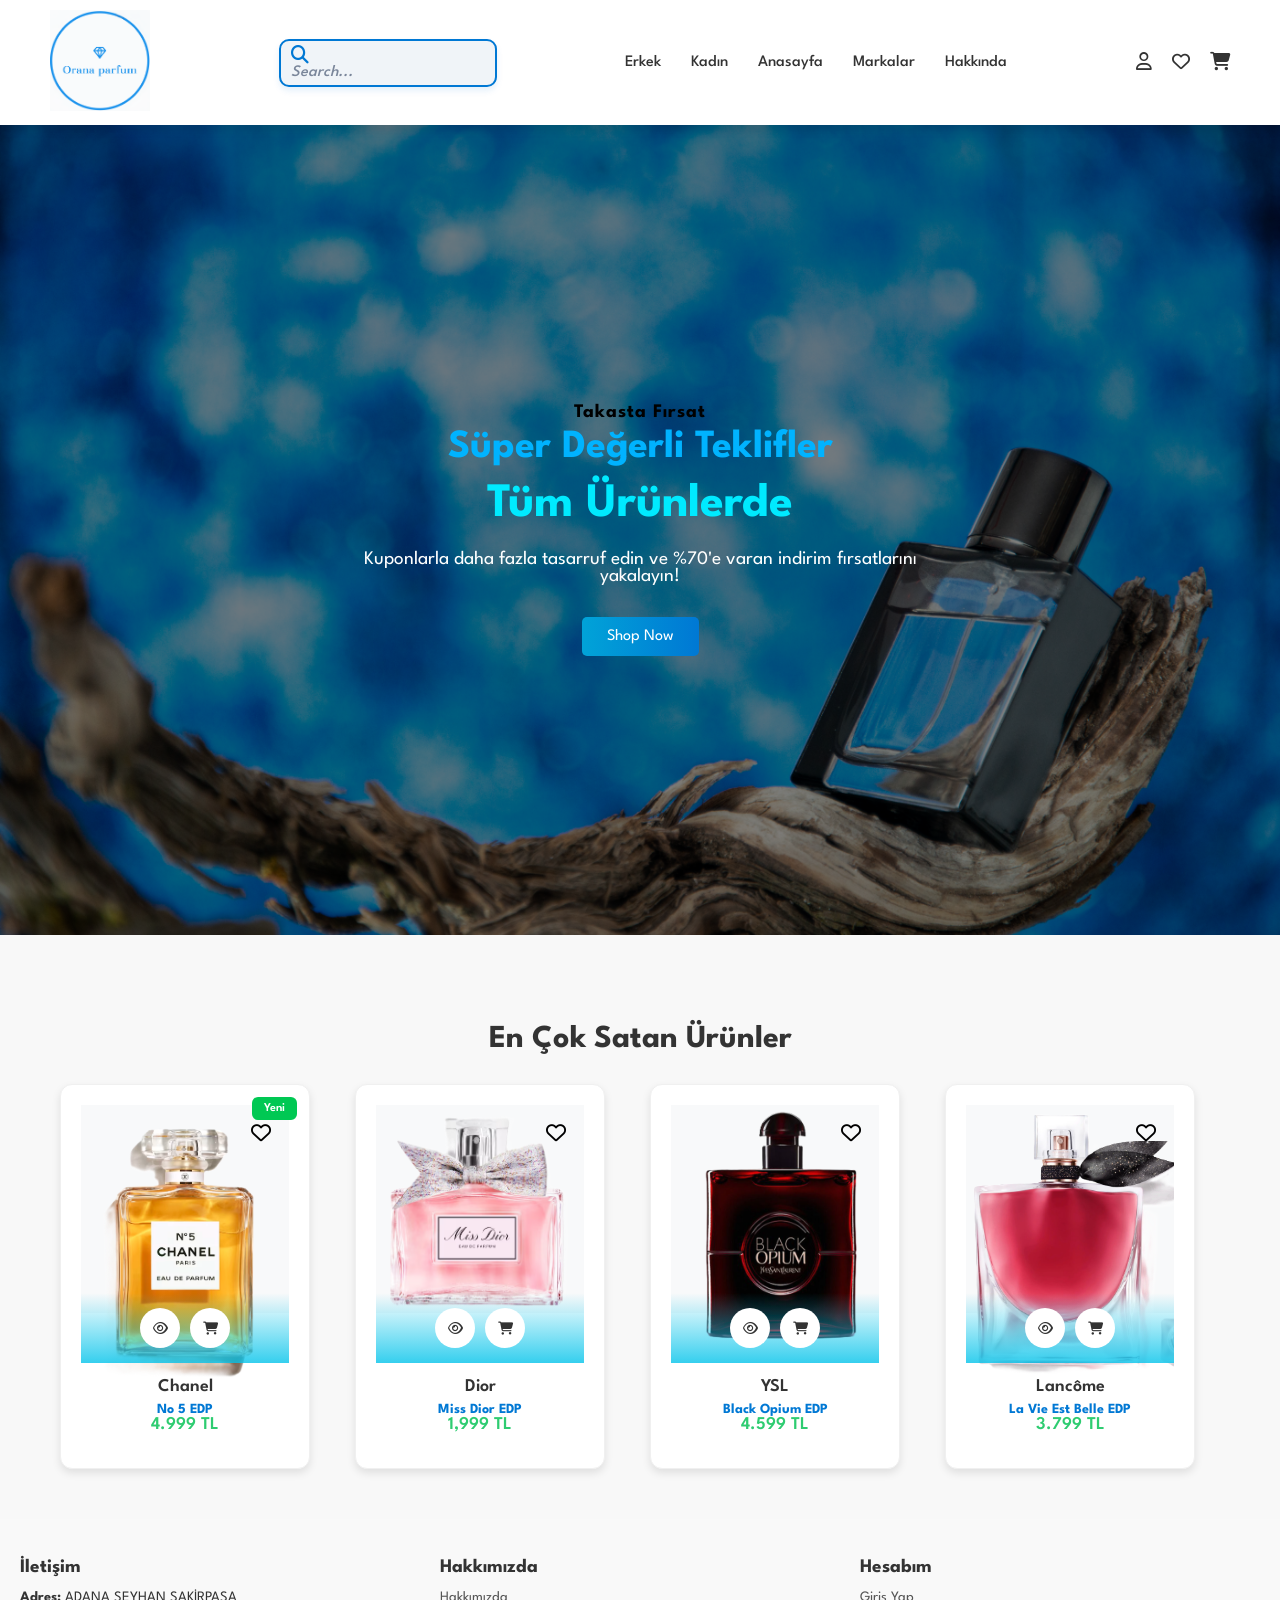
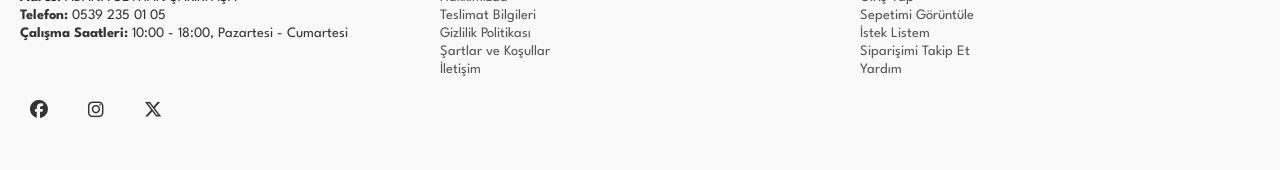
<file: E_Ticaret/E_Ticaret/Ana_Sayfa/Html/index.html>
<!DOCTYPE html>
<html lang="en">
<head>
    <meta charset="UTF-8">
    <meta name="viewport" content="width=device-width, initial-scale=1.0">
    <link rel="stylesheet" href="../Css/style.css">
    <link rel="stylesheet" href="https://cdnjs.cloudflare.com/ajax/libs/font-awesome/6.4.2/css/all.min.css">

    <title>Orana Parfum</title>
    <link rel="icon" href="../img/favicon.png" type="image/png">

</head>
<body>
    <header id="header">
        <a href="index.html" class="logo"> <img src="../img/profile.png" alt="logo"></a>

        <div class="research">
            <form onsubmit="event.preventDefault();">
                <label for="search-input">
                    <i class="fa-solid fa-magnifying-glass"></i>
                </label>
                <input type="text" id="search-input" placeholder="Search...">
            </form>
        </div>

        <nav id="navbar">
            <ul>
                <li><a href="erkek.html">Erkek</a></li>
                <li><a href="Kadin.html">Kadın</a></li>
                <li><a href="../Html/index.html">Anasayfa</a></li>
                <li><a href="markalar.html">Markalar</a></li>
                <li><a href="#Hakkinda">Hakkında</a></li>
            </ul>
        </nav>

        <div id="icons">
            <a href="file:///D:/E_Ticaret/Giris_sayfa/Html/login.html"><i class="fa-regular fa-user"></i></a>
            <!-- dikkat-->
            <a href="favoriler.html"><i class="fa-regular fa-heart"></i></a>
            <a href="Sepete.html"><i class="fa-solid fa-cart-shopping"></i></a>
        </div>
    </header>

    <section class="hero">
        <h4>Takasta Fırsat</h4>
        <h2>Süper Değerli Teklifler</h2>
        <h1>Tüm Ürünlerde</h1>
        <p>Kuponlarla daha fazla tasarruf edin ve %70'e varan indirim fırsatlarını yakalayın!</p>
        <button type="submit" formaction="erkek.html">Shop Now</button>
    </section>


    <!--*** ürünler ***-->
    <section class="products">
        <h2 class="section-title">En Çok Satan Ürünler</h2>

        <div class="products-grid">
            <!-- Ürün Kartı 1 -->
            <div class="product-card" data-product-id="kadin1">
                <div class="product-badge new">Yeni</div>
                <div class="product-image">
                    <img src="../img/No 5 EDP.png" alt="Chanel No 5">
                    <button class="favorite-btn" onclick="addToFavorites('kadin1', 'Chanel No 5', '4.999 TL', '../img/urun.png')">
                        <i class="fa-regular fa-heart heart-icon"></i>
                    </button>
                    <div class="product-actions">
                        <button class="quick-view-btn" aria-label="Hızlı Görünüm">
                            <i class="fa-regular fa-eye"></i>
                        </button>
                        <button class="cart-btn" aria-label="Sepete Ekle">
                            <i class="fa-solid fa-cart-shopping"></i>
                        </button>
                    </div>
                </div>
                <div class="product-info">
                    <h3>Chanel</h3>
                    <p>No 5 EDP</p>
                    <span class="price">4.999 TL</span>
                </div>
            </div>

            <!-- Ürün Kartı 2 -->
            <div class="product-card" data-product-id="kadin2">
                <div class="product-image">
                    <img src="../img/Miss Dior EDP.png" alt="Miss Dior">
                    <button class="favorite-btn" onclick="addToFavorites('kadin2', 'Miss Dior', '1.999 TL', '../img/urun.png')">
                        <i class="fa-regular fa-heart heart-icon"></i>
                    </button>
                    <div class="product-actions">
                        <button class="quick-view-btn" aria-label="Hızlı Görünüm">
                            <i class="fa-regular fa-eye"></i>
                        </button>
                        <button class="cart-btn" aria-label="Sepete Ekle">
                            <i class="fa-solid fa-cart-shopping"></i>
                        </button>
                    </div>
                </div>
                <div class="product-info">
                    <h3>Dior</h3>
                    <p>Miss Dior EDP</p>
                    <span class="price">1,999 TL</span>
                </div>
            </div>

            <!-- Ürün Kartı 3 -->
            <div class="product-card" data-product-id="kadin3">
                <div class="product-image">
                    <img src="../img/Black Opium EDP.png" alt="Black Opium">
                    <button class="favorite-btn" onclick="addToFavorites('kadin3', 'Black Opium', '4.599 TL', '../img/urun.png')">
                        <i class="fa-regular fa-heart heart-icon"></i>
                    </button>
                    <div class="product-actions">
                        <button class="quick-view-btn" aria-label="Hızlı Görünüm">
                            <i class="fa-regular fa-eye"></i>
                        </button>
                        <button class="cart-btn" aria-label="Sepete Ekle">
                            <i class="fa-solid fa-cart-shopping"></i>
                        </button>
                    </div>
                </div>
                <div class="product-info">
                    <h3>YSL</h3>
                    <p>Black Opium EDP</p>
                    <span class="price">4.599 TL</span>
                </div>
            </div>

            <!-- Ürün Kartı 4 -->
            <div class="product-card" data-product-id="kadin4">
                <div class="product-image">
                    <img src="../img/La Vie Est Belle EDP.png" alt="La Vie Est Belle">
                    <button class="favorite-btn" onclick="addToFavorites('kadin4', 'La Vie Est Belle', '3.799 TL', '../img/urun.png')">
                        <i class="fa-regular fa-heart heart-icon"></i>
                    </button>
                    <div class="product-actions">
                        <button class="quick-view-btn" aria-label="Hızlı Görünüm">
                            <i class="fa-regular fa-eye"></i>
                        </button>
                        <button  class="cart-btn" aria-label="Sepete Ekle" >
                            <i class="fa-solid fa-cart-shopping"></i>
                        </button>
                    </div>
                </div>
                <div class="product-info">
                    <h3>Lancôme</h3>
                    <p>La Vie Est Belle EDP</p>
                    <span class="price">3.799 TL</span>
                </div>
            </div>
        </div>
    </section>



    <!-- Hakinda -->
    <footer class="footer" id="Hakkinda">
        <div class="container">
            <div class="footer-section contact">
                <h3>İletişim</h3>
                <p><strong>Adres:</strong> ADANA SEYHAN ŞAKİRPAŞA </p>
                <p><strong>Telefon:</strong> 0539 235 01 05</p>
                <p><strong>Çalışma Saatleri:</strong> 10:00 - 18:00, Pazartesi - Cumartesi</p>
            </div>

            <div class="footer-section about">
                <h3>Hakkımızda</h3>
                <ul>
                    <li><a href="#">Hakkımızda</a></li>
                    <li><a href="#">Teslimat Bilgileri</a></li>
                    <li><a href="#">Gizlilik Politikası</a></li>
                    <li><a href="#">Şartlar ve Koşullar</a></li>
                    <li><a href="#">İletişim</a></li>
                </ul>
            </div>

            <div class="footer-section account">
                <h3>Hesabım</h3>
                <ul>
                    <li><a href="#">Giriş Yap</a></li>
                    <li><a href="#">Sepetimi Görüntüle</a></li>
                    <li><a href="#">İstek Listem</a></li>
                    <li><a href="#">Siparişimi Takip Et</a></li>
                    <li><a href="#">Yardım</a></li>
                </ul>
            </div>
        </div>

        <div class="footer-bottom">
            <div class="social-icons" id="icons">
                <a href="#"><i class="fa-brands fa-facebook"></i></i></a>
                <a href="#"><i class="fa-brands fa-instagram"></i></i></a>
                <a href="#"><i class="fa-brands fa-x-twitter"></i></i></a>
            </div>
        </div>

    </footer>
    <script src="../Js/search.js"></script>
    <script src="../Js/quick-view.js"></script>

</body>
</html>
</file>
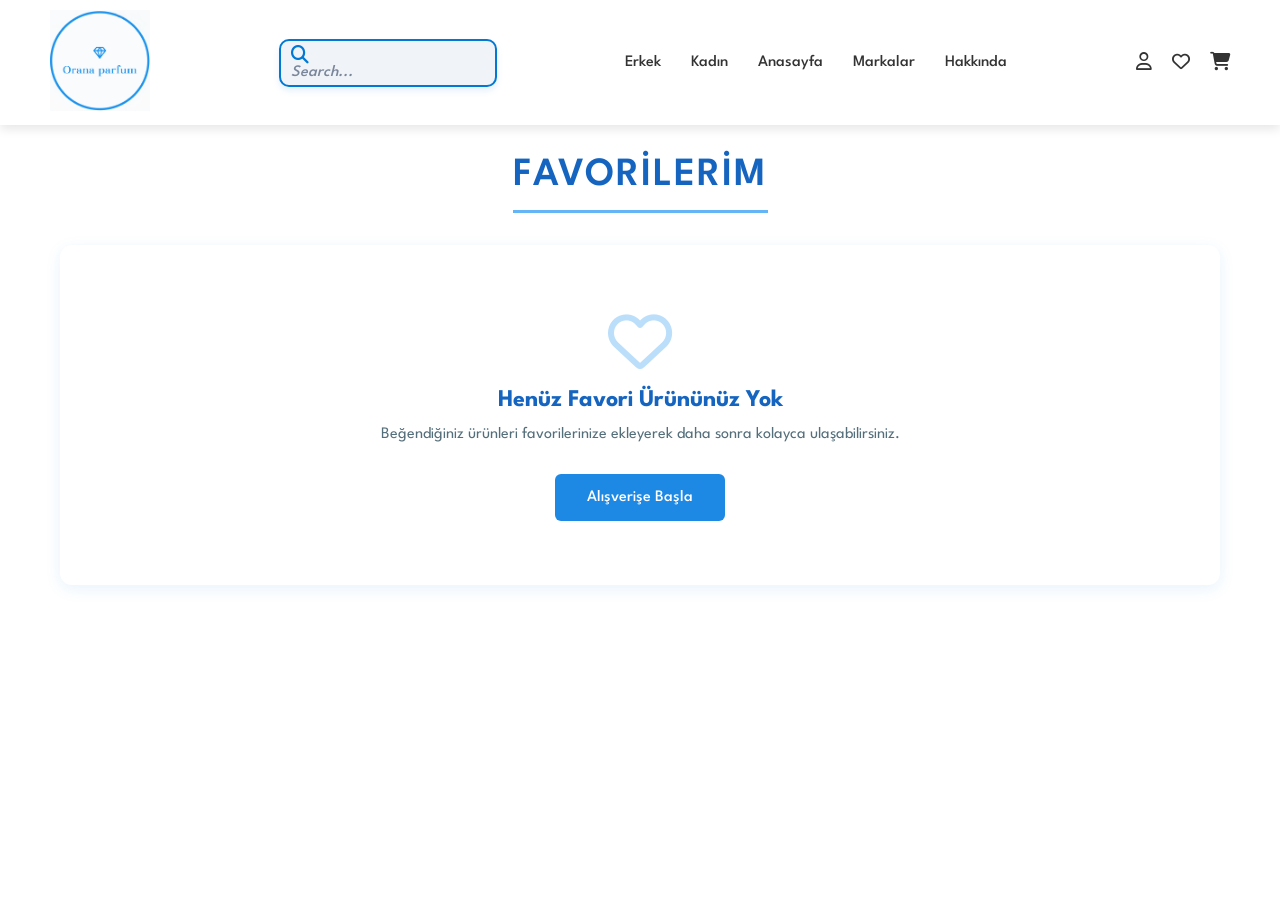
<file: E_Ticaret/E_Ticaret/Ana_Sayfa/Html/favoriler.html>
<!DOCTYPE html>
<html lang="tr">

<head>
    <meta charset="UTF-8">
    <meta name="viewport" content="width=device-width, initial-scale=1.0">
    <title>Favorilerim</title>
    <link rel="icon" href="../img/favicon.png" type="image/png">

    <link rel="stylesheet" href="../Css/style.css">
    <link rel="stylesheet" href="https://cdnjs.cloudflare.com/ajax/libs/font-awesome/6.4.2/css/all.min.css">
    <style>
        :root {
            --primary-blue: #1e88e5;
            --dark-blue: #1565c0;
            --light-blue: #64b5f6;
            --pale-blue: #bbdefb;
            --hover-blue: #1976d2;
            --heart-red: #ff4081;
            --heart-hover: #f50057;
        }

        .favorites-container {
            max-width: 1200px;
            margin: 2rem auto;
            padding: 0 20px;
        }

        .page-title {
            text-align: center;
            color: var(--dark-blue);
            margin: 2rem 0;
            font-size: 2.5rem;
            text-transform: uppercase;
            letter-spacing: 2px;
            font-weight: 600;
            border-bottom: 3px solid var(--light-blue);
            padding-bottom: 1rem;
            width: fit-content;
            margin-left: auto;
            margin-right: auto;
        }

        .favorites-grid {
            display: grid;
            grid-template-columns: repeat(auto-fill, minmax(280px, 1fr));
            gap: 2rem;
            padding: 1rem;
        }

        .favorite-card {
            background: white;
            border-radius: 12px;
            box-shadow: 0 4px 15px rgba(30, 136, 229, 0.1);
            overflow: hidden;
            transition: all 0.3s ease;
            border: 1px solid var(--pale-blue);
            position: relative;
        }

        .favorite-card:hover {
            transform: translateY(-5px);
            box-shadow: 0 8px 25px rgba(30, 136, 229, 0.2);
        }

        .product-image {
            width: 100%;
            height: 70%;
            object-fit: cover;
            border-radius: 4px;
        }


        .favorite-card:hover .product-image {
            transform: scale(1.05);
        }

        .product-info {
            padding: 1.5rem;
            background: white;
        }

        .product-name {
            font-size: 1.2rem;
            color: var(--dark-blue);
            margin-bottom: 0.8rem;
            font-weight: 600;
        }

        .product-description {
            color: #546e7a;
            font-size: 0.95rem;
            margin-bottom: 1rem;
            line-height: 1.5;
        }

        .product-price {
            font-size: 1.3rem;
            color: var(--primary-blue);
            font-weight: bold;
            margin-bottom: 1rem;
        }

        .card-actions {
            display: flex;
            justify-content: space-between;
            align-items: center;
            padding-top: 1rem;
            border-top: 1px solid var(--pale-blue);
        }

        .add-to-cart {
            padding: 0.8rem 1.5rem;
            background: var(--primary-blue);
            color: white;
            text-decoration: none;
            border-radius: 6px;
            transition: all 0.3s ease;
            font-weight: 500;
            border: none;
            cursor: pointer;
        }

        .add-to-cart:hover {
            background: var(--hover-blue);
            transform: translateY(-2px);
        }

        .remove-favorite {
            width: 40px;
            height: 40px;
            border-radius: 50%;
            background: white;
            border: none;
            cursor: pointer;
            display: flex;
            align-items: center;
            justify-content: center;
            transition: all 0.3s ease;
            color: var(--heart-red);
            box-shadow: 0 2px 8px rgba(0, 0, 0, 0.1);
        }

        .remove-favorite:hover {
            background: var(--heart-red);
            color: white;
            transform: scale(1.1);
        }

        .favorite-badge {
            position: absolute;
            top: 1rem;
            right: 1rem;
            background: white;
            border-radius: 50%;
            width: 40px;
            height: 40px;
            display: flex;
            align-items: center;
            justify-content: center;
            box-shadow: 0 2px 8px rgba(0, 0, 0, 0.1);
            z-index: 1;
        }

        .empty-favorites {
            text-align: center;
            padding: 4rem 2rem;
            background: white;
            border-radius: 12px;
            box-shadow: 0 4px 15px rgba(30, 136, 229, 0.1);
        }

        .empty-favorites i {
            font-size: 4rem;
            color: var(--pale-blue);
            margin-bottom: 1rem;
        }

        .empty-favorites h2 {
            color: var(--dark-blue);
            margin-bottom: 1rem;
        }

        .empty-favorites p {
            color: #546e7a;
            margin-bottom: 2rem;
        }

        .shop-now-btn {
            display: inline-block;
            padding: 1rem 2rem;
            background: var(--primary-blue);
            color: white;
            text-decoration: none;
            border-radius: 6px;
            transition: all 0.3s ease;
            font-weight: 500;
        }

        .shop-now-btn:hover {
            background: var(--hover-blue);
            transform: translateY(-2px);
        }

        @media (max-width: 768px) {
            .favorites-grid {
                grid-template-columns: repeat(auto-fill, minmax(240px, 1fr));
                gap: 1.5rem;
            }

            .page-title {
                font-size: 2rem;
            }

            .product-image {
                height: 250px;
            }
        }

        @keyframes fadeIn {
            from {
                opacity: 0;
                transform: translateY(20px);
            }

            to {
                opacity: 1;
                transform: translateY(0);
            }
        }

        .favorite-card {
            animation: fadeIn 0.5s ease forwards;
        }
    </style>
</head>

<body>
    <header id="header">
        <a href="index.html" class="logo"> <img src="../img/profile.png" alt="logo"></a>

        <div class="research">
            <form onsubmit="event.preventDefault();">
                <label for="search-input">
                    <i class="fa-solid fa-magnifying-glass"></i>
                </label>
                <input type="text" id="search-input" placeholder="Search...">
            </form>
        </div>

        <nav id="navbar">
            <ul>
                <li><a href="erkek.html">Erkek</a></li>
                <li><a href="Kadin.html">Kadın</a></li>
                <li><a href="../Html/index.html">Anasayfa</a></li>
                <li><a href="markalar.html">Markalar</a></li>
                <li><a href="#Hakkinda">Hakkında</a></li>
            </ul>
        </nav>

        <div id="icons">
            <a href="file:///D:/E_Ticaret/Giris_sayfa/Html/login.html"><i class="fa-regular fa-user"></i></a>
            <a href="favoriler.html"><i class="fa-regular fa-heart"></i></a>
            <a href="Sepete.html"><i class="fa-solid fa-cart-shopping"></i></a>
        </div>
    </header>

    <main class="favorites-container">
        <h1 class="page-title">Favorilerim</h1>
        <div id="favorites-content"></div>
    </main>

    <script>
        document.addEventListener('DOMContentLoaded', function () {
            const favoritesContainer = document.getElementById('favorites-content');
            let favorites = JSON.parse(localStorage.getItem('favorites')) || [];

            function updateFavorites() {
                if (favorites.length === 0) {
                    favoritesContainer.innerHTML = `
                        <div class="empty-favorites">
                            <i class="far fa-heart"></i>
                            <h2>Henüz Favori Ürününüz Yok</h2>
                            <p>Beğendiğiniz ürünleri favorilerinize ekleyerek daha sonra kolayca ulaşabilirsiniz.</p>
                            <a href="index.html" class="shop-now-btn">Alışverişe Başla</a>
                        </div>
                    `;
                } else {
                    favoritesContainer.innerHTML = `
                        <div class="favorites-grid">
                            ${favorites.map(product => `
                                <div class="favorite-card" data-id="${product.id}">
                                    <img src="${product.image}" alt="${product.name}" class="product-image">
                                    <div class="product-info">
                                        <h3 class="product-name">${product.name}</h3>
                                        <p class="product-description">${product.description}</p>
                                        <div class="product-price">${product.price} TL</div>
                                        <div class="card-actions">
                                            <button class="add-to-cart">
                                                <i class="fas fa-shopping-cart"></i> Sepete Ekle
                                            </button>
                                            <button class="remove-favorite">
                                                <i class="fas fa-heart"></i>
                                            </button>
                                        </div>
                                    </div>
                                </div>
                            `).join('')}
                        </div>
                    `;

                    document.querySelectorAll('.remove-favorite').forEach(button => {
                        button.addEventListener('click', function (e) {
                            const card = e.target.closest('.favorite-card');
                            const productId = card.dataset.id;
                            favorites = favorites.filter(product => product.id !== productId);
                            localStorage.setItem('favorites', JSON.stringify(favorites));
                            updateFavorites();
                        });
                    });

                    document.querySelectorAll('.add-to-cart').forEach(button => {
                        button.addEventListener('click', function (e) {
                            const card = e.target.closest('.favorite-card');
                            const productId = card.dataset.id;
                            const product = favorites.find(p => p.id === productId);

                            let cart = JSON.parse(localStorage.getItem('cart')) || [];
                            cart.push({ ...product, quantity: 1 });
                            localStorage.setItem('cart', JSON.stringify(cart));

                            alert('Ürün sepete eklendi!');
                        });
                    });
                }
            }

            updateFavorites();
        });
    </script>

</body>

</html>
</file>
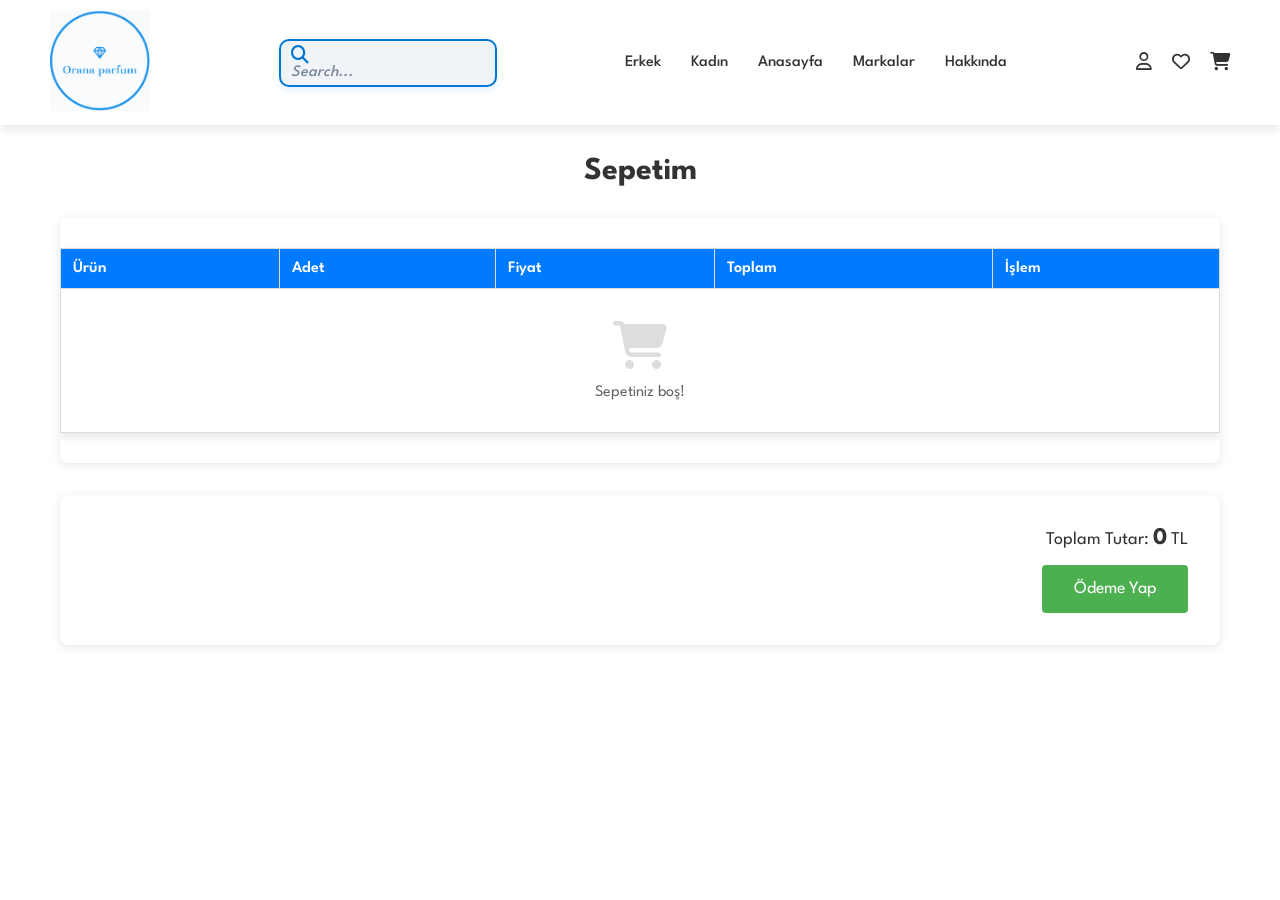
<file: E_Ticaret/E_Ticaret/Ana_Sayfa/Html/Sepete.html>
<!DOCTYPE html>
<html lang="tr">
<head>
    <meta charset="UTF-8">
    <meta name="viewport" content="width=device-width, initial-scale=1.0">
    <title>Sepetim</title>
    <link rel="icon" href="../img/favicon.png" type="image/png">

    <link rel="stylesheet" href="../Css/style.css">
    <link rel="stylesheet" href="https://cdnjs.cloudflare.com/ajax/libs/font-awesome/6.4.2/css/all.min.css">
    <style>
        .cart-container {
            max-width: 1200px;
            margin: 2rem auto;
            padding: 0 20px;
        }
        
        .page-title {
            text-align: center;
            color: #333;
            margin-bottom: 2rem;
            font-size: 2rem;
        }

        #cart-items {
            background: white;
            border-radius: 8px;
            box-shadow: 0 2px 10px rgba(0,0,0,0.1);
            overflow: hidden;
            margin-bottom: 2rem;
        }

        table {
            width: 100%;
            border-collapse: collapse;
        }

        th, td {
            padding: 1rem;
            text-align: left;
            border-bottom: 1px solid #eee;
        }

        th {
            background-color: #f8f9fa;
            font-weight: 600;
        }

        .product-info {
            display: flex;
            align-items: center;
            gap: 1rem;
        }

        .product-info img {
            width: 80px;
            height: 80px;
            object-fit: cover;
            border-radius: 4px;
        }

        .quantity-controls {
            display: flex;
            align-items: center;
            gap: 0.5rem;
        }

        .quantity-btn {
            background: #f0f0f0;
            border: none;
            width: 30px;
            height: 30px;
            border-radius: 50%;
            cursor: pointer;
            transition: background 0.3s;
        }

        .quantity-btn:hover {
            background: #e0e0e0;
        }

        .remove-btn {
            background: #ff4444;
            color: white;
            border: none;
            padding: 0.5rem 1rem;
            border-radius: 4px;
            cursor: pointer;
            transition: background 0.3s;
        }

        .remove-btn:hover {
            background: #cc0000;
        }

        #cart-summary {
            background: white;
            padding: 2rem;
            border-radius: 8px;
            box-shadow: 0 2px 10px rgba(0,0,0,0.1);
            text-align: right;
        }

        #total-price {
            font-size: 1.5rem;
            font-weight: bold;
            color: #333;
        }

        #checkout-btn {
            background: #4CAF50;
            color: white;
            border: none;
            padding: 1rem 2rem;
            border-radius: 4px;
            font-size: 1.1rem;
            cursor: pointer;
            margin-top: 1rem;
            transition: background 0.3s;
        }

        #checkout-btn:hover {
            background: #45a049;
        }

        .empty-cart {
            text-align: center;
            padding: 2rem;
            color: #666;
        }
    </style>
</head>
<body>

    <header id="header">
        <a href="index.html" class="logo"> <img src="../img/profile.png" alt="logo"></a>

        <div class="research">
            <form onsubmit="event.preventDefault();">
                <label for="search-input">
                    <i class="fa-solid fa-magnifying-glass"></i>
                </label>
                <input type="text" id="search-input" placeholder="Search...">
            </form>
        </div>

        <nav id="navbar">
            <ul>
                <li><a href="erkek.html">Erkek</a></li>
                <li><a href="Kadin.html">Kadın</a></li>
                <li><a href="../Html/index.html">Anasayfa</a></li>
                <li><a href="markalar.html">Markalar</a></li>
                <li><a href="index.html #Hakkinda">Hakkında</a></li>
            </ul>
        </nav>

        <div id="icons">
            <a href="file:///D:/E_Ticaret/Giris_sayfa/Html/login.html"><i class="fa-regular fa-user"></i></a>
            <!-- dikkat-->
            <a href="favoriler.html"><i class="fa-regular fa-heart"></i></a>
            <a href="Sepete.html"><i class="fa-solid fa-cart-shopping"></i></a>
        </div>
    </header>

    <main class="cart-container">
        <h1 class="page-title">Sepetim</h1>
        <div id="cart-items">
            <table>
                <thead>
                    <tr>
                        <th>Ürün</th>
                        <th>Adet</th>
                        <th>Fiyat</th>
                        <th>Toplam</th>
                        <th>İşlem</th>
                    </tr>
                </thead>
                <tbody>
                </tbody>
            </table>
        </div>
        <div id="cart-summary">
            <p>Toplam Tutar: <span id="total-price">0</span> TL</p>
            <button id="checkout-btn">Ödeme Yap</button>
        </div>
    </main>
    <script>
        document.addEventListener('DOMContentLoaded', function() {
            const cartItemsContainer = document.querySelector('#cart-items tbody');
            const totalPriceElement = document.getElementById('total-price');
            let cart = JSON.parse(localStorage.getItem('cart')) || [];

            function updateCart() {
                cartItemsContainer.innerHTML = '';
                let totalPrice = 0;

                if (cart.length === 0) {
                    cartItemsContainer.innerHTML = '<tr><td colspan="5" class="empty-cart"><i class="fas fa-shopping-cart" style="font-size: 3rem; color: #ddd; display: block; margin-bottom: 1rem;"></i>Sepetiniz boş!</td></tr>';
                } else {
                    cart.forEach((item, index) => {
                        const itemElement = document.createElement('tr');
                        const itemPrice = item.price || 100; // Use item price if available, otherwise default to 100
                        const itemTotal = itemPrice * item.quantity;
                        totalPrice += itemTotal;

                        itemElement.innerHTML = `
                            <td>
                                <div class="product-info">
                                    <img src="${item.image}" alt="${item.name}">
                                    <span>${item.name}</span>
                                </div>
                            </td>
                            <td>
                                <div class="quantity-controls">
                                    <button class="quantity-btn decrease-btn">-</button>
                                    <span>${item.quantity}</span>
                                    <button class="quantity-btn increase-btn">+</button>
                                </div>
                            </td>
                            <td>${itemPrice.toLocaleString('tr-TR')} TL</td>
                            <td>${itemTotal.toLocaleString('tr-TR')} TL</td>
                            <td><button class="remove-btn">Kaldır</button></td>
                        `;

                        const decreaseBtn = itemElement.querySelector('.decrease-btn');
                        const increaseBtn = itemElement.querySelector('.increase-btn');
                        const removeBtn = itemElement.querySelector('.remove-btn');

                        decreaseBtn.addEventListener('click', () => {
                            if (item.quantity > 1) {
                                item.quantity -= 1;
                                updateCart();
                            }
                        });

                        increaseBtn.addEventListener('click', () => {
                            item.quantity += 1;
                            updateCart();
                        });

                        removeBtn.addEventListener('click', () => {
                            cart.splice(index, 1);
                            updateCart();
                        });

                        cartItemsContainer.appendChild(itemElement);
                    });
                }

                totalPriceElement.textContent = totalPrice.toLocaleString('tr-TR');
                localStorage.setItem('cart', JSON.stringify(cart));
            }

            updateCart();

            // Checkout button functionality
            document.getElementById('checkout-btn').addEventListener('click', function() {
                if (cart.length === 0) {
                    alert('Sepetiniz boş! Lütfen ürün ekleyin.');
                    return;
                }
                // Add checkout logic here
                alert('Ödeme işlemi başlatılıyor...');
            });
        });
    </script>
</body>
</html>
</file>
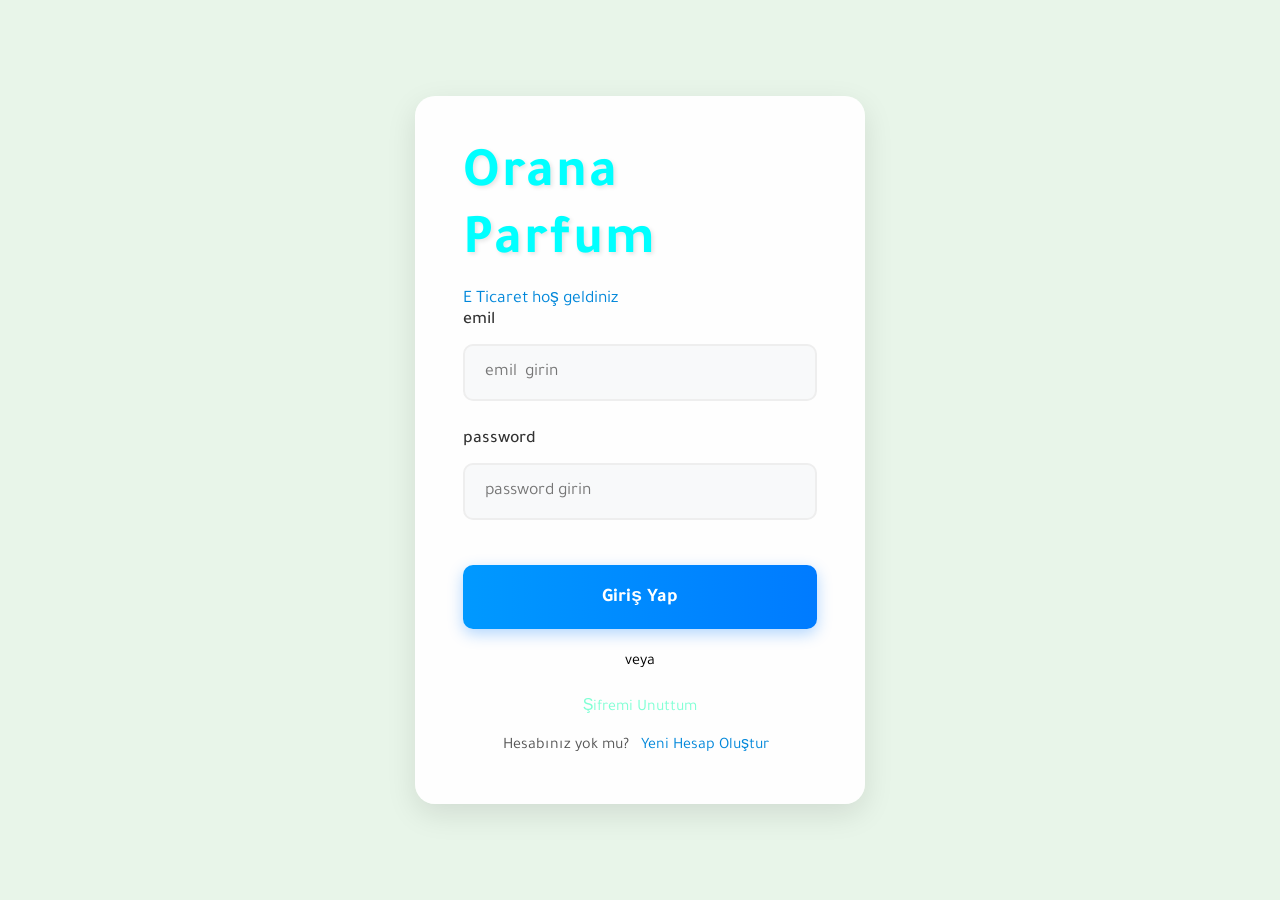
<file: E_Ticaret/E_Ticaret/Giris_sayfa/Html/login.html>
<!DOCTYPE html>
<html lang="tr">
<head>
    <meta charset="UTF-8">
    <meta name="viewport" content="width=device-width, initial-scale=1.0">
    <title>Gieiş yap</title>
    <link rel="icon" href="../img/favicon.png" type="image/png">


    <link href="https://fonts.googleapis.com/css2?family=Inter:wght@400;500;700&display=swap" rel="stylesheet">
    <link rel="stylesheet" href="../Css/style.css">
    <script src="https://accounts.google.com/gsi/client" async defer></script>
</head>
<body>
    
    <div class="login-container">
        <div class="logo">
            <h1>Orana Parfum</h1>  <!-- اسم الموقع-->
            <p>E Ticaret hoş geldiniz</p> <!-- duzgun yaz -->
        </div>

        <form id="loginForm">
            <div class="form-group">
                <label for="email"> emil</label>                          <!-- duzgun yaz -->
                <input type="email" id="email" name="email" placeholder=" emil  girin" required>
                <div class="error-message" id="emailError"></div>
            </div>
            <div class="form-group">
                <label for="password"> password </label>                           <!-- duzgun yaz -->
                <input type="password" id="password" name="password" placeholder=" password girin " required>
                <div class="error-message" id="passwordError"></div>
            </div>
            <button type="submit" class="login-btn">Giriş Yap </button>
        </form>
        
        <div class="divider">
            <span>veya</span>
        </div>

        <div class="google-btn-container">
            <div id="g_id_onload"
                data-client_id="YOUR_GOOGLE_CLIENT_ID"
                data-context="signin"
                data-ux_mode="popup"
                data-callback="handleGoogleSignIn"
                data-auto_select="false"
                data-itp_support="true">
            </div>
            
            <div class="g_id_signin"
                data-type="standard"
                data-shape="rectangular"
                data-theme="outline"
                data-text="signin_with"
                data-size="large"
                data-logo_alignment="center"
                data-width="100%">
            </div>
        </div>

        <div class="forgot-password">
            <a href="yeni-sifre.html">Şifremi Unuttum</a>
        </div>
        <div class="additional-links">
            <p>Hesabınız yok mu? <a href="Yeni-Hesap.html">Yeni Hesap Oluştur</a></p>
        </div>


    </div>
    
</body>
</html>
</file>
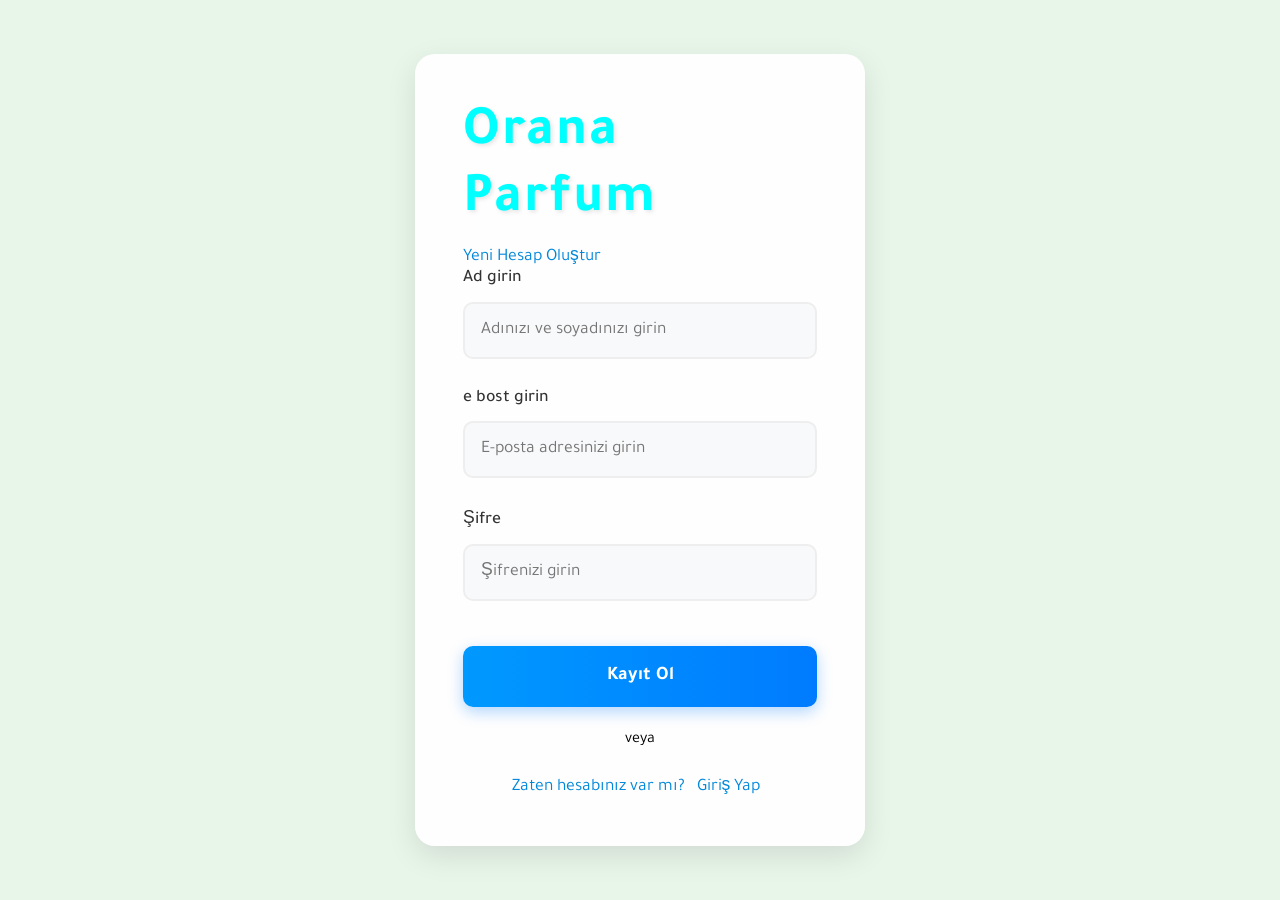
<file: E_Ticaret/E_Ticaret/Giris_sayfa/Html/Yeni-Hesap.html>
<!DOCTYPE html>
<html lang="en">
<head>
    <meta charset="UTF-8">
    <meta name="viewport" content="width=device-width, initial-scale=1.0">
    <link href="https://fonts.googleapis.com/css2?family=Inter:wght@400;500;700&display=swap" rel="stylesheet">
    <link rel="stylesheet" href="../Css/style.css">
    <script src="https://accounts.google.com/gsi/client" async defer></script>
    <title>Yeni Hesap</title>
</head>
<body>

    <div class="login-container">

        <div class="logo">
            <h1>Orana Parfum</h1>
            <p>Yeni Hesap Oluştur</p>

            <form id="registerForm">

                <div class="form-group">
                    <label for="fullName">Ad girin</label>
                    <input type="text" id="fullName" name="fullName" placeholder="Adınızı ve soyadınızı girin" required>
                    <div class="error-message" id="fullNameError"></div>
                </div>

                <div class="form-group">
                    <label for="email">e bost girin</label>
                    <input type="email" id="email" name="email" placeholder="E-posta adresinizi girin" required>
                    <div class="error-message" id="emailError"></div>
                </div>

                <div class="form-group">
                    <label for="password">Şifre</label>
                    <input type="password" id="password" name="password" placeholder="Şifrenizi girin" required>
                    <div class="error-message" id="passwordError"></div>
                </div>

                <button type="submit" class="login-btn">Kayıt Ol</button>

            </form>

            
        <div class="divider">
            <span>veya</span>
        </div>

        <div class="google-btn-container">
            <div id="g_id_onload"
                data-client_id="YOUR_GOOGLE_CLIENT_ID"
                data-context="signup"
                data-ux_mode="popup"
                data-callback="handleGoogleSignIn"
                data-auto_select="false"
                data-itp_support="true">
            </div>
            
            <div class="g_id_signin"
                data-type="standard"
                data-shape="rectangular"
                data-theme="outline"
                data-text="signup_with"
                data-size="large"
                data-logo_alignment="center">
            </div>

        </div>

        <div class="additional-links">
            <p>Zaten hesabınız var mı? <a href="login.html">Giriş Yap</a></p>
        </div>

    </div>
    
</body>
</html>
</file>
<file: E_Ticaret/E_Ticaret/Ana_Sayfa/Css/style.css>
@import url('https://fonts.googleapis.com/css2?family=Spartan:wght@100;200;300;400;500;600;700;800;900&display=swap');

* {
    margin: 0;
    padding: 0;
    box-sizing: border-box;
    font-family: 'Spartan', sans-serif;
}

/* Header Styles */
#header {
    display: flex;
    align-items: center;
    justify-content: space-between;
    padding: 10px 50px;
    background-color: #ffffff;
    box-shadow: 0 4px 10px rgba(0, 0, 0, 0.1);
    position: sticky;
    top: 0;
    left: 0;
    z-index: 1000;
}

/* Logo */
.logo img {
    width: 100px;
    height: auto;
}

/* Navigation */
#navbar ul {
    display: flex;
    list-style: none;
    gap: 30px;
    margin: 0;
    padding: 0;
}

#navbar ul li {
    position: relative;
    /* لإضافة تأثير الـ ::after */
}

#navbar ul li a {
    text-decoration: none;
    font-size: 16px;
    color: #333333;
    font-weight: 500;
    transition: color 0.3s ease, transform 0.3s ease;
    position: relative;
    /* لضمان ارتباط الـ ::after بالنص */
}

#navbar ul li a:hover,
#navbar ul li a.active {
    color: #00aaff;
    transform: scale(1.05);
}

#navbar ul li a.active::after,
#navbar ul li a:hover::after {
    content: "";
    width: 50%;
    /* عرض الخط */
    height: 2px;
    /* سماكة الخط */
    background-color: #00aaff;
    position: absolute;
    bottom: -5px;
    /* وضع الخط أسفل النص */
    left: 25%;
    /* توسيط الخط */
    transition: all 0.3s ease;
}

/* Icons Section */
#icons {
    display: flex;
    gap: 20px;
}

#icons a {
    text-decoration: none;
    font-size: 18px;
    color: #333333;
    transition: color 0.3s ease, transform 0.2s ease;
}

#icons a:hover {
    color: #00aaff;
    transform: scale(1.1);
}

.hero {
    background-image: url(../img/p.jpg);
    /* استخدم صورة جذابة هنا */
    width: 100%;
    height: 90vh;
    background-size: cover;
    background-position: center;
    display: flex;
    flex-direction: column;
    align-items: center;
    justify-content: center;
    text-align: center;
    color: #ffffff;
    position: relative;
}

.hero::before {
    content: "";
    position: absolute;
    top: 0;
    left: 0;
    width: 100%;
    height: 100%;
    background: rgba(0, 0, 0, 0.5);
    z-index: 0;
}

.hero h4,
.hero h2,
.hero h1,
.hero p,
.hero button {
    position: relative;
    z-index: 1;
}

.hero h4 {
    font-size: 1.2rem;
    margin-bottom: 0.5rem;
    letter-spacing: 1px;
    color: #000000;
}

.hero h2 {
    font-size: 2.5rem;
    margin-bottom: 1rem;
    color: #00b3ff;
}

.hero h1 {
    font-size: 3rem;
    font-weight: bold;
    margin-bottom: 1.5rem;
    color: #00eaff;
}


.hero p {
    font-size: 1.2rem;
    margin-bottom: 2rem;
    max-width: 600px;
}

.hero button {
    padding: 12px 25px;
    font-size: 1rem;
    border: none;
    border-radius: 5px;
    background: linear-gradient(to right, #01a3d8, #0078d4);
    color: #ffffff;
    cursor: pointer;
    transition: all 0.3s ease;
}

.hero button:hover {
    background: linear-gradient(to right, #00cfff, #008cff);
    transform: translateY(-3px);
    box-shadow: 0 5px 15px rgba(0, 143, 255, 0.5);
}

.research {
    display: flex;
    align-items: center;
    border: 2px solid #0078d4;
    /* Daha belirgin bir mavi çerçeve */
    border-radius: 10px;
    background-color: #f0f4f8;
    /* Daha açık ve temiz bir arka plan */
    padding: 5px 10px;
    gap: 8px;
    box-shadow: 0 4px 6px rgba(0, 120, 212, 0.1);
    /* Hafif gölge efekti */
    transition: all 0.3s ease;
    /* Hover için geçiş efekti */
}

.research:hover {
    border-color: #00aaff;
    /* Hover'da çerçeve rengi değişimi */
    box-shadow: 0 6px 10px rgba(0, 170, 255, 0.2);
    /* Hover'da daha belirgin gölge */
}

.research input {
    border: none;
    outline: none;
    background-color: transparent;
    font-size: 16px;
    width: 90%;
    color: #333333;
    /* Yazı rengini daha okunaklı yap */
    font-weight: 500;
    /* Yazıyı biraz daha belirgin yap */
}

.research input::placeholder {
    color: #7a869a;
    /* Placeholder rengi */
    font-style: italic;
    /* Placeholder stilini değiştirdim */
}

.research input:focus {
    color: #0078d4;
    /* Odaklanıldığında yazı rengini değiştir */
}

.research label i {
    font-size: 18px;
    color: #0078d4;
    /* İkon rengi */
    transition: transform 0.3s ease, color 0.3s ease;
    /* Hover efekti için geçiş */
}

.research:hover label i {
    color: #00aaff;
    /* Hover'da ikon rengi değişimi */
    transform: scale(1.1);
    /* İkon büyüme efekti */
}

.cart-tanim {
    text-align: center;
    padding: 20px 80px;
}

.cart-tanim p {
    font-size: 16px;
    color: #555;
    margin-bottom: 20px;
}

.cart-tanim h2 {
    font-size: 24px;
    color: #333;
    margin-bottom: 10px;
}

.product {
    display: flex;
    /* تفعيل فلكسبوكس لتوزيع العناصر أفقيًا */
    flex-wrap: wrap;
    /* السماح للعناصر بالانتقال إلى سطر جديد عندما لا يتسع المكان */
    gap: 20px;
    /* مسافة بين البطاقات */
    justify-content: center;
    /* محاذاة العناصر بشكل أفقي في المنتصف */
    padding: 20px 80px;
    text-align: center;
    align-items: stretch;
    /* تأكد من أن جميع البطاقات ستكون بنفس الارتفاع */

}

.product-card {
    flex: 1 1 calc(25% - 40px);
    /* Each card takes up approximately 25% of the container minus gap */
    max-width: 250px;
    /* Restrict maximum width */
    background: #ffffff;
    border: 1px solid #dedede;
    border-radius: 10px;
    box-shadow: 0 4px 10px rgba(0, 0, 0, 0.1);
    padding: 20px;
    position: relative;
    text-align: center;
    overflow: hidden;
    transition: transform 0.3s ease, box-shadow 0.3s ease;
}

.product-card:hover {
    transform: translateY(-5px);
    box-shadow: 0 6px 15px rgba(0, 0, 0, 0.15);
}

/* Bestseller Badge */
.badge {
    position: absolute;
    top: 10px;
    left: 10px;
    background: #0078d4;
    /* Primary color */
    color: #ffffff;
    font-size: 12px;
    padding: 5px 10px;
    border-radius: 5px;
    font-weight: bold;
    text-transform: uppercase;
}

/* Product Image */
.product-image {
    position: relative;
    margin-bottom: 50px;
}

.product-image img {
    width: 90%;
    border-radius: 10px;
    /* Subtle rounded edges for images */
    transition: transform 0.3s ease;
}

.product-image:hover img {
    transform: scale(1.1);
}

/* Wishlist Button */
.wishlist {
    position: absolute;
    top: 10px;
    right: 10px;
    background: none;
    border: none;
    color: #333333;
    font-size: 16px;
    cursor: pointer;
    transition: color 0.3s ease, transform 0.3s ease;
}

.wishlist:hover {
    color: #ff4d4f;
    /* Bright red for hover effect */
    transform: scale(1.2);
}

.wishlist:focus {
    outline: 2px solid #ff4d4f;
}

/* Product Info */
.product-info h3 {
    font-size: 16px;
    color: #333333;
    margin-bottom: 10px;
    font-weight: 600;
    text-decoration: none; /* Alt çizgiyi kaldırır */
    border: none; /* Herhangi bir kenar çizgisini kaldırır */
}

.product-info p {
    font-size: 14px;
    color: #0078d4;
    /* Primary color for pricing */
    font-weight: bold;
}
.product-info a {
    text-decoration: none; /* Alt çizgi kaldırılır */
    color: #0078d4; /* Varsayılan renk */
    transition: color 0.3s ease; /* Renk geçişine yumuşak bir efekt eklenir */
}

/* Cart Link */
.cart-link {
    display: inline-block;
    font-size: 16px;
    color: #0078d4;
    transition: color 0.3s ease, transform 0.3s ease;
    text-decoration: none;
    margin-top: 10px;
}

.cart-link:hover {
    color: #0056b3;
    /* Darker shade of primary for hover */
    transform: scale(1.1);
}

.cart-link:focus {
    outline: 2px solid #0056b3;
}

/* Cart Icon */
.cart {
    font-size: 20px;
}

/* Responsive Design */
@media (max-width: 768px) {
    .product {
        padding: 20px;
    }

    .product-card {
        width: 90%;
        margin: 10px auto;
    }
}

.footer {
    background-color: #f9f9f9;
    padding: 40px 20px;
    color: #333;
}

.container {
    display: flex;
    justify-content: space-between;
    flex-wrap: wrap;
    gap: 20px;
}

.footer-section {
    flex: 1;
    min-width: 200px;
}

.footer-section h3 {
    font-size: 1.2em;
    margin-bottom: 15px;
}

.footer-section p,
.footer-section li {
    font-size: 0.9em;
    margin: 5px 0;
}

.footer-section ul {
    list-style: none;
    padding: 0;
}

.footer-section ul li a {
    text-decoration: none;
    color: #555;
}

.footer-section ul li a:hover {
    color: #000;
}

.footer-bottom {
    text-align: center;
    margin-top: 20px;
    font-size: 0.8em;
}

.social-icons {
    margin-bottom: 10px;
}

.social-icons a {
    color: #555;
    margin: 0 10px;
    text-decoration: none;
    font-size: 1.2em;
}

.social-icons a:hover {
    color: #000;
}

/* Product Details Page Styles */
.product-details {
    padding: 40px 80px;
    margin-top: 20px;
}

.product-container {
    display: flex;
    gap: 40px;
    max-width: 1200px;
    margin: 0 auto;
}

.product-images {
    flex: 1;
}

.main-image {
    width: 100%;
    margin-bottom: 20px;
}

.main-image img {
    width: 100%;
    height: auto;
    border-radius: 8px;
    box-shadow: 0 4px 12px rgba(0, 0, 0, 0.1);
}

.thumbnail-images {
    display: flex;
    gap: 10px;
}

.thumbnail-images img {
    width: 80px;
    height: 80px;
    object-fit: cover;
    border-radius: 4px;
    cursor: pointer;
    border: 2px solid transparent;
    transition: border-color 0.3s ease;
}

.thumbnail-images img:hover {
    border-color: #333;
}

.product-info {
    flex: 1;
    padding: 20px;
}

.product-info h1 {
    font-size: 24px;
    margin-bottom: 15px;
    color: #333;
}

.rating {
    margin-bottom: 20px;
}

.rating i {
    color: #ffd700;
    margin-right: 2px;
}

.rating span {
    color: #666;
    margin-left: 10px;
}

.price {
    margin-bottom: 25px;
}

.current-price {
    font-size: 28px;
    font-weight: bold;
    color: #333;
}

.original-price {
    text-decoration: line-through;
    color: #999;
    margin-left: 10px;
}

.discount {
    background-color: #ff4444;
    color: white;
    padding: 4px 8px;
    border-radius: 4px;
    margin-left: 10px;
    font-size: 14px;
}

.size-selection {
    margin-bottom: 25px;
}

.size-options {
    display: flex;
    gap: 10px;
    margin-top: 10px;
}

.size-btn {
    padding: 8px 16px;
    border: 2px solid #ddd;
    background: none;
    border-radius: 4px;
    cursor: pointer;
    transition: all 0.3s ease;
}

.size-btn:hover {
    border-color: #333;
}

.product-description {
    margin-bottom: 25px;
}

.product-description h3 {
    margin-bottom: 10px;
    color: #333;
}

.product-description ul {
    list-style: none;
    padding-left: 0;
}

.product-description li {
    margin-bottom: 5px;
    color: #666;
}

.purchase-options {
    display: flex;
    gap: 15px;
    align-items: center;
}

.quantity {
    display: flex;
    align-items: center;
    border: 1px solid #ddd;
    border-radius: 4px;
}

.quantity button {
    padding: 8px 12px;
    border: none;
    background: none;
    cursor: pointer;
}

.quantity input {
    width: 50px;
    text-align: center;
    border: none;
    border-left: 1px solid #ddd;
    border-right: 1px solid #ddd;
}

.add-to-cart {
    padding: 12px 24px;
    background-color: #333;
    color: white;
    border: none;
    border-radius: 4px;
    cursor: pointer;
    transition: background-color 0.3s ease;
}

.add-to-cart:hover {
    background-color: #222;
}

.add-to-wishlist {
    padding: 12px 24px;
    background: none;
    border: 2px solid #333;
    border-radius: 4px;
    cursor: pointer;
    transition: all 0.3s ease;
}

.add-to-wishlist:hover {
    background-color: #333;
    color: white;
}

/* Search Results Styles */
.search-results-section {
    padding: 40px 80px;
}

.search-header {
    margin-bottom: 30px;
    text-align: center;
}

.search-header h1 {
    font-size: 28px;
    color: #333;
    margin-bottom: 10px;
}

#results-count {
    color: #666;
    font-size: 16px;
}

.product-grid {
    display: grid;
    grid-template-columns: repeat(auto-fill, minmax(250px, 1fr));
    gap: 30px;
    padding: 20px 0;
}

.no-results {
    text-align: center;
    color: #666;
    font-size: 18px;
    padding: 40px;
    grid-column: 1 / -1;
}

.price-info {
    display: flex;
    align-items: center;
    gap: 10px;
    margin: 10px 0;
}

.current-price {
    font-weight: bold;
    color: #333;
}

.original-price {
    text-decoration: line-through;
    color: #999;
    font-size: 0.9em;
}

/* Erkek Sayfa Stilleri */
#products {
    display: flex;
    flex-wrap: wrap;
    justify-content: space-around;
    padding: 20px;
}

#products h2 {
    width: 100%;
    text-align: center;
    margin-bottom: 20px;
}

.product-item {
    background-color: #f9f9f9;
    border: 1px solid #ddd;
    border-radius: 5px;
    padding: 15px;
    margin: 10px;
    width: calc(33% - 40px);
    box-sizing: border-box;
    transition: transform 0.3s, box-shadow 0.3s;
}

.product-item:hover {
    transform: translateY(-5px);
    box-shadow: 0 4px 8px rgba(0, 0, 0, 0.1);
}

.product-item img {
    max-width: 100%;
    border-radius: 5px;
    margin-bottom: 10px;
}

.product-item h3 {
    font-size: 1.2em;
    margin: 10px 0;
}

.product-item p {
    font-size: 0.9em;
    color: #555;
}

.product-item .price {
    font-size: 1.1em;
    color: #e60023;
    font-weight: bold;
}

.product-item button {
    background-color: #e60023;
    color: white;
    border: none;
    padding: 10px 15px;
    cursor: pointer;
    border-radius: 5px;
    transition: background-color 0.3s;
}

.product-item button:hover {
    background-color: #c5001f;
}

.filter-menu {
    z-index: 888;
    font-family: Arial, sans-serif;
    font-size: 14px;
    color: #333;
    width: 200px;
}

.filter-category {
    border-bottom: 1px solid #ccc;
    margin-bottom: 10px;
}

.filter-header {
    background: none;
    border: none;
    font-weight: bold;
    width: 100%;
    text-align: left;
    padding: 10px 0;
    cursor: pointer;
}

.filter-options {
    display: none;
    list-style: none;
    padding: 0;
    margin: 0;
}

.filter-options li {
    padding: 5px 0;
    cursor: pointer;
}

.filter-options li:hover {
    text-decoration: underline;
}

/* Filter Menu Styles */
.filter-menu {
    padding: 20px;
    background: #f8f9fa;
    border-radius: 10px;
    margin: 20px;
    box-shadow: 0 2px 5px rgba(0,0,0,0.1);
}

.filter-category {
    margin-bottom: 15px;
}

.filter-header {
    width: 100%;
    padding: 10px;
    background: #fff;
    border: 1px solid #dee2e6;
    border-radius: 5px;
    text-align: left;
    font-weight: 600;
    color: #333;
    cursor: pointer;
    transition: all 0.3s ease;
}

.filter-header:hover {
    background: #f1f3f5;
}

.filter-options {
    list-style: none;
    padding: 10px;
}

.filter-options li {
    margin: 8px 0;
    display: flex;
    align-items: center;
    gap: 8px;
}

.filter-options input[type="checkbox"] {
    cursor: pointer;
}

.filter-options label {
    cursor: pointer;
    font-size: 14px;
    color: #495057;
}

/* Product Section Styles */
.section-title {
    text-align: center;
    margin: 40px 0;
}

.section-title h2 {
    font-size: 32px;
    color: #333;
    margin-bottom: 10px;
}

.section-title p {
    color: #666;
    font-size: 16px;
}

.product {
    display: grid;
    grid-template-columns: repeat(auto-fill, minmax(280px, 1fr));
    gap: 30px;
    padding: 20px;
}

.product-card {
    background: #fff;
    border-radius: 10px;
    box-shadow: 0 3px 10px rgba(0,0,0,0.1);
    transition: transform 0.3s ease;
    position: relative;
    overflow: hidden;
}

.product-card:hover {
    transform: translateY(-5px);
}

.badge {
    position: absolute;
    top: 10px;
    right: 10px;
    background: #ff4757;
    color: white;
    padding: 5px 10px;
    border-radius: 5px;
    font-size: 12px;
    font-weight: 600;
    z-index: 1;
}

.product-image {
    position: relative;
    padding-top: 100%;
}

.product-image img {
    position: absolute;
    top: 0;
    left: 0;
    width: 100%;
    height: 100%;
    object-fit: cover;
}

.wishlist {
    position: absolute;
    top: 10px;
    left: 10px;
    background: white;
    border: none;
    width: 35px;
    height: 35px;
    border-radius: 50%;
    display: flex;
    align-items: center;
    justify-content: center;
    cursor: pointer;
    transition: all 0.3s ease;
    z-index: 1;
}

.wishlist:hover {
    background: #ff4757;
    color: white;
}

.product-info {
    padding: 15px;
}

.product-info h3 {
    font-size: 18px;
    color: #333;
    margin-bottom: 8px;
}

.product-description {
    font-size: 14px;
    color: #666;
    margin-bottom: 10px;
}

.price {
    font-size: 18px;
    font-weight: 600;
    color: #2ecc71;
    margin-bottom: 10px;
}

.cart-link {
    display: inline-block;
    padding: 8px 15px;
    background: #2ecc71;
    color: white;
    border-radius: 5px;
    text-decoration: none;
    transition: all 0.3s ease;
}

.cart-link:hover {
    background: #27ae60;
    transform: scale(1.05);
}

/* Page Layout */
.page-container {
    display: grid;
    grid-template-columns: 280px 1fr;
    gap: 30px;
    max-width: 1440px;
    margin: 0 auto;
    padding: 30px;
    background-color: #f8f9fa;
}

/* Filters Sidebar */
.filters-sidebar {
    background: white;
    border-radius: 12px;
    padding: 20px;
    height: fit-content;
    box-shadow: 0 2px 8px rgba(0, 0, 0, 0.06);
}

.filter-title {
    font-size: 20px;
    color: #1a1a1a;
    margin-bottom: 20px;
    padding-bottom: 15px;
    border-bottom: 2px solid #f0f0f0;
}

.filter-group {
    margin-bottom: 25px;
}

.filter-group h4 {
    font-size: 16px;
    color: #333;
    margin-bottom: 15px;
}

.filter-options {
    display: flex;
    flex-direction: column;
    gap: 12px;
}

.filter-checkbox {
    display: flex;
    align-items: center;
    gap: 10px;
    cursor: pointer;
    font-size: 14px;
    color: #666;
    transition: color 0.2s;
}

.filter-checkbox:hover {
    color: #000;
}

.filter-checkbox input[type="checkbox"] {
    display: none;
}

.checkmark {
    width: 18px;
    height: 18px;
    border: 2px solid #ddd;
    border-radius: 4px;
    position: relative;
    transition: all 0.2s;
}

.filter-checkbox input[type="checkbox"]:checked + .checkmark {
    background-color: #007bff;
    border-color: #007bff;
}

.filter-checkbox input[type="checkbox"]:checked + .checkmark::after {
    content: '';
    position: absolute;
    left: 5px;
    top: 2px;
    width: 5px;
    height: 10px;
    border: solid white;
    border-width: 0 2px 2px 0;
    transform: rotate(45deg);
}

/* Products Container */
.products-container {
    background: white;
    border-radius: 12px;
    padding: 30px;
    box-shadow: 0 2px 8px rgba(0, 0, 0, 0.06);
}

.products-header {
    display: flex;
    justify-content: space-between;
    align-items: center;
    margin-bottom: 30px;
}

.products-header h1 {
    font-size: 28px;
    color: #1a1a1a;
}

.products-sort select {
    padding: 8px 16px;
    border: 1px solid #e0e0e0;
    border-radius: 8px;
    font-size: 14px;
    color: #666;
    background-color: white;
    cursor: pointer;
    transition: all 0.2s;
}

.products-sort select:hover {
    border-color: #007bff;
}

/* Products Grid */
.products-grid {
    display: grid;
    grid-template-columns: repeat(auto-fill, minmax(250px, 1fr));
    gap: 25px;
}

.product-card {
    background: white;
    border-radius: 12px;
    overflow: hidden;
    position: relative;
    transition: transform 0.3s, box-shadow 0.3s;
    border: 1px solid #f0f0f0;
}

.product-card:hover {
    transform: translateY(-5px);
    box-shadow: 0 5px 15px rgba(0, 0, 0, 0.1);
}

.product-badge {
    position: absolute;
    top: 12px;
    right: 12px;
    padding: 6px 12px;
    border-radius: 6px;
    font-size: 12px;
    font-weight: 600;
    z-index: 1;
}

.product-badge.new {
    background-color: #00c853;
    color: white;
}

.product-badge.popular {
    background-color: #2962ff;
    color: white;
}

.product-badge.sale {
    background-color: #ff3d00;
    color: white;
}

.product-image {
    position: relative;
    padding-top: 100%;
    background-color: #f8f9fa;
}

.product-image img {
    position: absolute;
    top: 0;
    left: 0;
    width: 100%;
    height: 100%;
    object-fit: cover;
    transition: transform 0.3s;
}

.product-card:hover .product-image img {
    transform: scale(1.05);
}

.product-actions {
    position: absolute;
    bottom: -50px;
    left: 0;
    right: 0;
    display: flex;
    justify-content: center;
    gap: 10px;
    padding: 15px;
    background: linear-gradient(to top, rgba(3, 195, 234, 0.8), transparent);
    transition: bottom 0.3s;
}

.product-card:hover .product-actions {
    bottom: 0;
}

.wishlist-btn,
.cart-btn {
    width: 40px;
    height: 40px;
    border-radius: 50%;
    border: none;
    background: white;
    color: #333;
    display: flex;
    align-items: center;
    justify-content: center;
    cursor: pointer;
    transition: all 0.2s;
}

.wishlist-btn:hover {
    background: #ff4081;
    color: white;
}

.cart-btn:hover {
    background: #00c853;
    color: white;
}

.product-details {
    padding: 20px;
}

.product-brand {
    font-size: 14px;
    color: #666;
    margin-bottom: 5px;
}

.product-name {
    font-size: 16px;
    color: #1a1a1a;
    margin-bottom: 8px;
}

.product-desc {
    font-size: 13px;
    color: #888;
    margin-bottom: 12px;
}

.product-price {
    font-size: 18px;
    font-weight: 600;
    color: #1a1a1a;
}

.old-price {
    color: #999;
    text-decoration: line-through;
    margin-right: 8px;
    font-size: 14px;
}

/* Responsive Design */
@media (max-width: 1024px) {
    .page-container {
        grid-template-columns: 1fr;
    }
    
    .filters-sidebar {
        display: none;
    }
}

@media (max-width: 768px) {
    .products-grid {
        grid-template-columns: repeat(auto-fill, minmax(200px, 1fr));
    }
    
    .products-header {
        flex-direction: column;
        gap: 15px;
        text-align: center;
    }
}

/* Quick View Modal Styles */
.quick-view-modal {
    display: none;
    position: fixed;
    top: 0;
    left: 0;
    width: 100%;
    height: 100%;
    background: rgba(0, 0, 0, 0.7);
    z-index: 1000;
    overflow-y: auto;
}

.quick-view-modal.active {
    display: flex;
    align-items: center;
    justify-content: center;
}

.modal-content {
    background: white;
    width: 90%;
    max-width: 1000px;
    border-radius: 12px;
    position: relative;
    margin: 20px;
}

.close-modal {
    position: absolute;
    right: 20px;
    top: 20px;
    font-size: 28px;
    background: none;
    border: none;
    color: #666;
    cursor: pointer;
    z-index: 1;
    width: 40px;
    height: 40px;
    border-radius: 50%;
    display: flex;
    align-items: center;
    justify-content: center;
    transition: all 0.3s;
}

.close-modal:hover {
    background: #f0f0f0;
    color: #333;
}

.modal-body {
    display: grid;
    grid-template-columns: 1fr 1fr;
    gap: 30px;
    padding: 30px;
}

.product-modal-images {
    display: flex;
    flex-direction: column;
    gap: 20px;
}

.main-image {
    width: 100%;
    aspect-ratio: 1;
    border-radius: 8px;
    overflow: hidden;
}

.main-image img {
    width: 100%;
    height: 100%;
    object-fit: cover;
}

.thumbnail-images {
    display: flex;
    gap: 10px;
}

.thumbnail-images img {
    width: 80px;
    height: 80px;
    border-radius: 6px;
    cursor: pointer;
    opacity: 0.6;
    transition: all 0.3s;
}

.thumbnail-images img:hover,
.thumbnail-images img.active {
    opacity: 1;
}

.product-modal-info {
    padding-right: 20px;
}

.modal-product-brand {
    font-size: 18px;
    color: #666;
    margin-bottom: 5px;
}

.modal-product-name {
    font-size: 24px;
    color: #333;
    margin-bottom: 15px;
}

.modal-product-price {
    font-size: 24px;
    font-weight: 600;
    color: #2ecc71;
    margin-bottom: 20px;
}

.modal-product-description {
    margin-bottom: 25px;
}

.modal-product-description h4 {
    font-size: 16px;
    color: #333;
    margin-bottom: 10px;
}

.modal-product-description p {
    color: #666;
    line-height: 1.6;
    margin-bottom: 15px;
}

.product-features {
    list-style: none;
    padding: 0;
}

.product-features li {
    display: flex;
    align-items: center;
    gap: 10px;
    margin-bottom: 8px;
    color: #666;
}

.product-features i {
    color: #2ecc71;
}

.modal-product-size {
    margin-bottom: 25px;
}

.modal-product-size h4 {
    font-size: 16px;
    color: #333;
    margin-bottom: 10px;
}

.size-options {
    display: flex;
    gap: 10px;
}

.size-btn {
    padding: 8px 16px;
    border: 2px solid #e0e0e0;
    border-radius: 6px;
    background: none;
    color: #666;
    cursor: pointer;
    transition: all 0.3s;
}

.size-btn:hover,
.size-btn.active {
    border-color: #2ecc71;
    color: #2ecc71;
}

.modal-product-actions {
    display: flex;
    gap: 15px;
}

.quantity-selector {
    display: flex;
    align-items: center;
    border: 2px solid #e0e0e0;
    border-radius: 6px;
    overflow: hidden;
}

.qty-btn {
    width: 40px;
    height: 40px;
    border: none;
    background: none;
    color: #666;
    cursor: pointer;
    transition: all 0.3s;
}

.qty-btn:hover {
    background: #f0f0f0;
}

.quantity-selector input {
    width: 50px;
    border: none;
    text-align: center;
    font-size: 16px;
    color: #333;
    -moz-appearance: textfield;
}

.quantity-selector input::-webkit-outer-spin-button,
.quantity-selector input::-webkit-inner-spin-button {
    -webkit-appearance: none;
    margin: 0;
}

.add-to-cart-btn {
    flex: 1;
    display: flex;
    align-items: center;
    justify-content: center;
    gap: 10px;
    padding: 0 30px;
    border: none;
    border-radius: 6px;
    background: #2ecc71;
    color: white;
    font-size: 16px;
    cursor: pointer;
    transition: all 0.3s;
}

.add-to-cart-btn:hover {
    background: #27ae60;
}

/* Quick View Button */
.quick-view-btn {
    width: 40px;
    height: 40px;
    border-radius: 50%;
    border: none;
    background: white;
    color: #333;
    display: flex;
    align-items: center;
    justify-content: center;
    cursor: pointer;
    transition: all 0.2s;
}

.quick-view-btn:hover {
    background: #2962ff;
    color: white;
}

/* Responsive Modal */
@media (max-width: 768px) {
    .modal-body {
        grid-template-columns: 1fr;
    }
    
    .product-modal-info {
        padding-right: 0;
    }
    
    .thumbnail-images {
        justify-content: center;
    }
    
    .modal-product-actions {
        flex-direction: column;
    }
    
    .quantity-selector {
        width: 100%;
    }
}

/* Enhanced Cart Page Styles */
.cart-item {
    display: flex;
    align-items: center;
    justify-content: space-between;
    padding: 15px 0;
    border-bottom: 1px solid #e0e0e0;
    transition: background-color 0.3s ease;
}

.cart-item:hover {
    background-color: #f9f9f9;
}

.cart-item img {
    width: 60px;
    height: auto;
    margin-right: 15px;
    border-radius: 5px;
    box-shadow: 0 2px 5px rgba(0, 0, 0, 0.1);
}

.cart-item td {
    padding: 15px;
    text-align: center;
    font-size: 16px;
    color: #333;
}

#cart-items table {
    width: 100%;
    border-collapse: collapse;
    margin: 30px 0;
    box-shadow: 0 4px 8px rgba(0, 0, 0, 0.1);
}

#cart-items th {
    background-color: #007bff;
    color: #fff;
    padding: 12px;
    font-size: 16px;
}

#cart-items th, #cart-items td {
    border: 1px solid #ddd;
}

#cart-summary {
    text-align: right;
    margin-top: 30px;
    font-size: 18px;
    color: #333;
}

#checkout-btn {
    display: inline-block;
    padding: 12px 24px;
    font-size: 18px;
    color: #fff;
    background-color: #28a745;
    border: none;
    border-radius: 5px;
    cursor: pointer;
    transition: background-color 0.3s ease;
}

#checkout-btn:hover {
    background-color: #218838;
}

button.decrease-btn, button.increase-btn, button.remove-btn {
    background-color: #f0f0f0;
    border: none;
    padding: 6px 12px;
    cursor: pointer;
    border-radius: 4px;
    transition: background-color 0.3s ease;
}

button.decrease-btn:hover, button.increase-btn:hover, button.remove-btn:hover {
    background-color: #e0e0e0;
}

/* Products Section Styles */
.products {
    padding: 50px 0;
    background-color: #f8f8f8;
}

.section-title {
    text-align: center;
    font-size: 32px;
    margin-bottom: 30px;
    color: #333;
}

.products-grid {
    display: grid;
    grid-template-columns: repeat(auto-fill, minmax(250px, 1fr));
    gap: 20px;
    max-width: 1200px;
    margin: 0 auto;
    padding: 0 20px;
}

.product-card {
    background: white;
    border-radius: 12px;
    overflow: hidden;
    box-shadow: 0 4px 8px rgba(0, 0, 0, 0.1);
    transition: transform 0.3s ease;
}

.product-card:hover {
    transform: translateY(-5px);
}

.product-card img {
    width: 100%;
    height: auto;
    display: block;
}

.product-name {
    font-size: 18px;
    font-weight: 600;
    margin: 15px;
    color: #333;
}

.product-price {
    font-size: 16px;
    color: #777;
    margin: 0 15px 15px;
}

.add-to-cart-btn {
    display: block;
    width: calc(100% - 30px);
    margin: 0 15px 15px;
    padding: 10px;
    background-color: #007bff;
    color: white;
    text-align: center;
    border: none;
    border-radius: 5px;
    cursor: pointer;
    transition: background-color 0.3s ease;
}

.add-to-cart-btn:hover {
    background-color: #0056b3;
}


/* Favorite Button Styles */
.favorite-btn {
    position: absolute;
    top: 10px;
    right: 10px;
    background: none;
    border: none;
    cursor: pointer;
    z-index: 2;
    padding: 8px;
    border-radius: 50%;
    transition: all 0.3s ease;
}

.favorite-btn:hover {
    background-color: rgba(255, 255, 255, 0.8);
}

.heart-icon {
    font-size: 20px;
    transition: all 0.3s ease;
}

/* Notification Styles */
.notification {
    position: fixed;
    top: 20px;
    right: 20px;
    padding: 15px 25px;
    border-radius: 5px;
    color: white;
    z-index: 1000;
    animation: slideIn 0.5s ease-out;
}

.notification.success {
    background-color: #28a745;
}

.notification.info {
    background-color: #17a2b8;
}

@keyframes slideIn {
    from {
        transform: translateX(100%);
        opacity: 0;
    }
    to {
        transform: translateX(0);
        opacity: 1;
    }
}
</file>
<file: E_Ticaret/E_Ticaret/Giris_sayfa/Css/style.css>
@import url('https://fonts.googleapis.com/css2?family=Tajawal:wght@400;500;700&display=swap');
@import url('https://fonts.googleapis.com/css2?family=Tajawal:wght@400;500;700&display=swap&subset=latin-ext');


* {
    margin: 0;
    padding: 0;
    box-sizing: border-box;
    font-family: 'Tajawal', sans-serif;
}

body {
    background: #e8f5e9;
    height: 100vh;
    display: flex;
    align-items: center;
    justify-content: center;
    background-size: 400% 400%;
    animation: gradientBG 15s ease infinite;
    overflow: hidden;
}

.login-container {
    background: rgba(255, 255, 255, 0.95);
    padding: 3rem;
    border-radius: 20px;
    box-shadow: 0 10px 30px rgba(0, 0, 0, 0.1);
    width: 100%;
    max-width: 450px;
    transform: translateY(0);
    transition: all 0.5s cubic-bezier(0.4, 0, 0.2, 1);
    position: relative;
    overflow: hidden;
    animation: containerAppear 1s ease-out;
}


.login-container:hover {
    transform: translateY(-5px);
    box-shadow: 0 15px 35px rgba(0, 65, 106, 0.2);
}

.login-container::before {
    content: '';
    position: absolute;
    top: 0;
    left: 0;
    width: 100%;
    height: 5px;
    background: var(--gradient);
    animation: borderGlow 2s ease-in-out infinite;
}


.logo h1 {
    color: aqua;
    font-size: 3.5rem;
    margin-bottom: 0.5rem;
    font-weight: 700;
    letter-spacing: 2px;
    text-shadow: 2px 2px 4px rgba(0, 0, 0, 0.1);
}

.logo p {
    color: #0087da;
    font-size: 1.1rem;
    opacity: 0;
    animation: fadeIn 0.5s ease-out 0.8s forwards;
}

@keyframes fadeIn {
    to { opacity: 1; }
}

.form-group {
    margin-bottom: 1.8rem;
    position: relative;
    opacity: 0;
    transform: translateX(-20px);
    animation: slideIn 0.5s ease-out forwards;
}

.form-group:nth-child(2) {
    animation-delay: 0.2s;
}

@keyframes slideIn {
    to {
        opacity: 1;
        transform: translateX(0);
    }
}

.form-group input {
    width: 100%;
    padding: 1rem;
    border: 2px solid #eee;
    border-radius: 10px;
    font-size: 1.1rem;
    transition: all 0.3s ease;
    background: #f8f9fa;
}


.form-group label {
    display: block;
    margin-bottom: 0.8rem;
    color: #333;
    font-weight: 500;
    font-size: 1.1rem;
    transition: color 0.3s ease;
}



.login-btn {
    width: 100%;
    padding: 1.2rem;
    background: linear-gradient(90deg, rgb(0, 153, 255), rgb(0, 123, 255));
    color: white;
    border: none;
    border-radius: 10px;
    font-size: 1.2rem;
    font-weight: 600;
    cursor: pointer;
    transition: all 0.3s cubic-bezier(0.4, 0, 0.2, 1);
    margin-top: 1rem;
    position: relative;
    overflow: hidden;
    opacity: 0;
    animation: fadeIn 0.5s ease-out 0.6s forwards;
    box-shadow: 0 5px 15px rgba(0, 123, 255, 0.3);
}

.login-btn:hover {
    background: linear-gradient(90deg, rgb(0, 123, 255), rgb(0, 153, 255));
    box-shadow: 0 8px 20px rgba(0, 123, 255, 0.5);
    transform: translateY(-3px);
}

.login-btn:active {
    transform: translateY(1px);
    box-shadow: 0 4px 10px rgba(0, 123, 255, 0.3);
}


.divider {
    text-align: center;
    margin: 1.5rem 0;
    position: relative;
    opacity: 0;
    animation: fadeIn 0.5s ease-out 0.8s forwards;
}

.google-btn-container {
    margin: 1rem 0;
    opacity: 0;
    transform: scale(0.9); /* العنصر يبدأ بحجم أصغر */
    animation: fadeInAndScale 0.5s ease-out 1s forwards;  /* استخدام حركة جديدة مع تكبير */
}

@keyframes fadeInAndScale {
    0% {
        opacity: 0;
        transform: scale(0.9);  /* البداية بحجم أصغر */
    }
    100% {
        opacity: 1;
        transform: scale(1);  /* النهاية بالحجم الطبيعي */
    }
}



.forgot-password {
    text-align: center;
    margin-top: 1.5rem;
    opacity: 0;
    animation: fadeIn 0.5s ease-out 1s forwards;
}

.forgot-password a {
    color: aquamarine;
    text-decoration: none;
    font-size: 1rem;
    transition: all 0.3s ease;
    position: relative;
}

.forgot-password a:hover {
    color: #ff6347; 
    transform: scale(1.1); /* تكبير الحجم قليلاً عند التفاعل */
    text-decoration: underline; /* إضافة خط تحت الرابط عند المرور عليه */
}

.additional-links {
    text-align: center;                
    margin-top: 1rem;                
    font-size: 1rem;                  
    color: #555;                     
    opacity: 0;                        
    animation: fadeIn 0.5s ease-out 1s forwards; 
}

.additional-links a {
    color: #0087da;                    /* لون الروابط */
    text-decoration: none;             /* إزالة التسطير */
    margin: 0 0.5rem;                  /* تباعد بين الروابط */
    transition: color 0.3s ease;       /* تأثير تغيير اللون عند التفاعل */
}


.back-to-login {
    text-align: center;                /* محاذاة النص في المنتصف */
    margin-top: 1.5rem;                /* إضافة تباعد علوي */
    opacity: 0;                        /* يبدأ العنصر غير مرئي */
    animation: fadeIn 0.5s ease-out 1.4s forwards; /* حركة ظهور تدريجية */
}

.back-to-login a {
    color: #0087da;                    /* لون الرابط */
    text-decoration: none;             /* إزالة التسطير */
    font-size: 1rem;                   /* حجم الخط */
    font-weight: 500;                  /* سمك الخط */
    transition: all 0.3s ease;         /* تأثير سلس عند التفاعل */
    display: inline-block;             /* جعل الرابط عنصرًا بلوكيًا داخل السطر */
}

.back-to-login a:hover {
    color: #ff6347;                    /* تغيير اللون عند التفاعل */
    text-decoration: underline;        /* إضافة تسطير عند المرور بالفأرة */
    transform: scale(1.05);            /* تكبير طفيف عند التفاعل */
}


/* Reset Password Styles */
.reset-steps .step {
    display: none;
    animation: fadeIn 0.5s ease-out;
}

.reset-steps .step.active {
    display: block;
}

@keyframes scaleIn {
    from {
        transform: scale(0);
    }
    to {
        transform: scale(1);
    }
}

.verification-message {
    background-color: #e8f5e9;       /* خلفية بلون أخضر فاتح */
    padding: 2rem;                   /* تباعد داخلي */
    border-radius: 15px;             /* حواف دائرية */
    box-shadow: 0 10px 20px rgba(0, 0, 0, 0.1); /* ظل ناعم */
    text-align: center;              /* محاذاة النص في الوسط */
    color: #2e7d32;                  /* لون النص الأخضر الداكن */
}

.icon-success {
    font-size: 3rem;                 /* حجم الأيقونة */
    color: #00c853;                  /* لون الأيقونة */
    margin-bottom: 1rem;             /* تباعد تحت الأيقونة */
}

.verification-message p {
    font-size: 1rem;                 /* حجم النص */
    color: #555;                     /* لون رمادي للنص */
    line-height: 1.6;                /* ارتفاع الأسطر */
}
</file>
